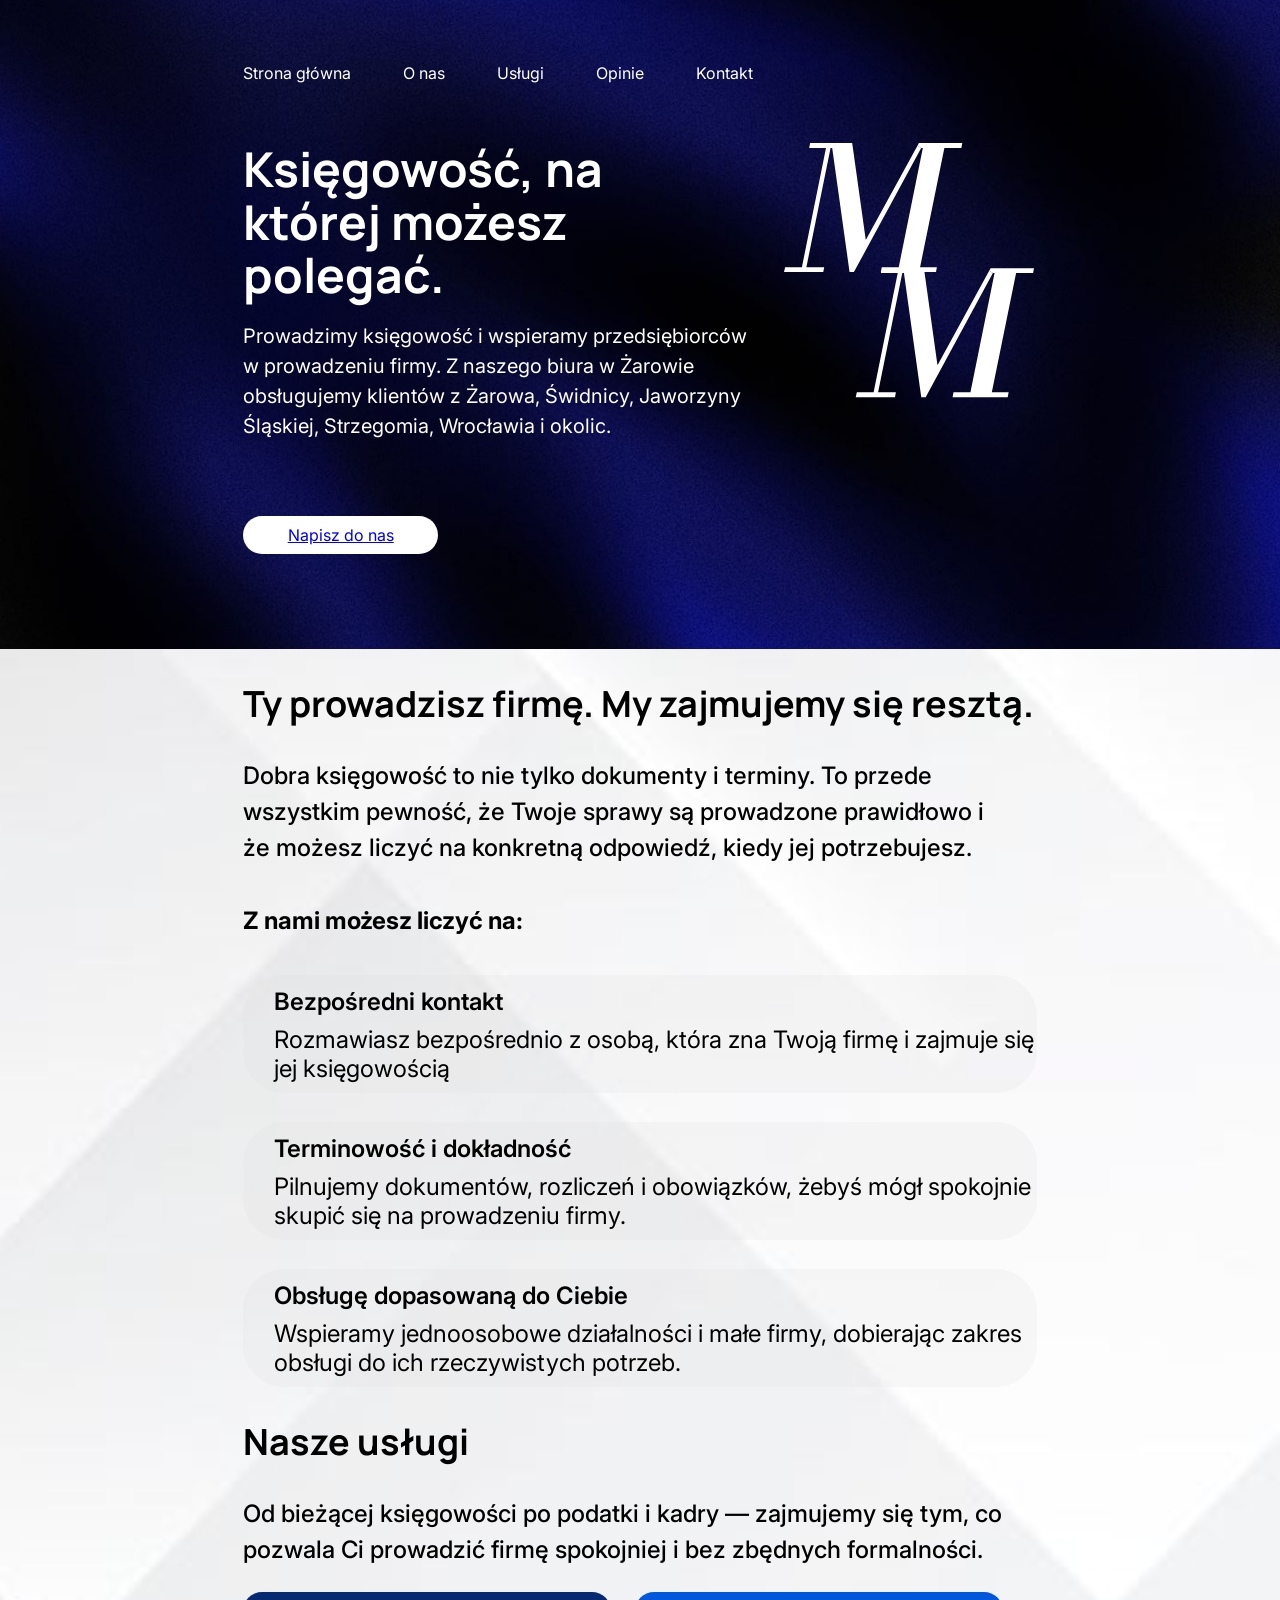
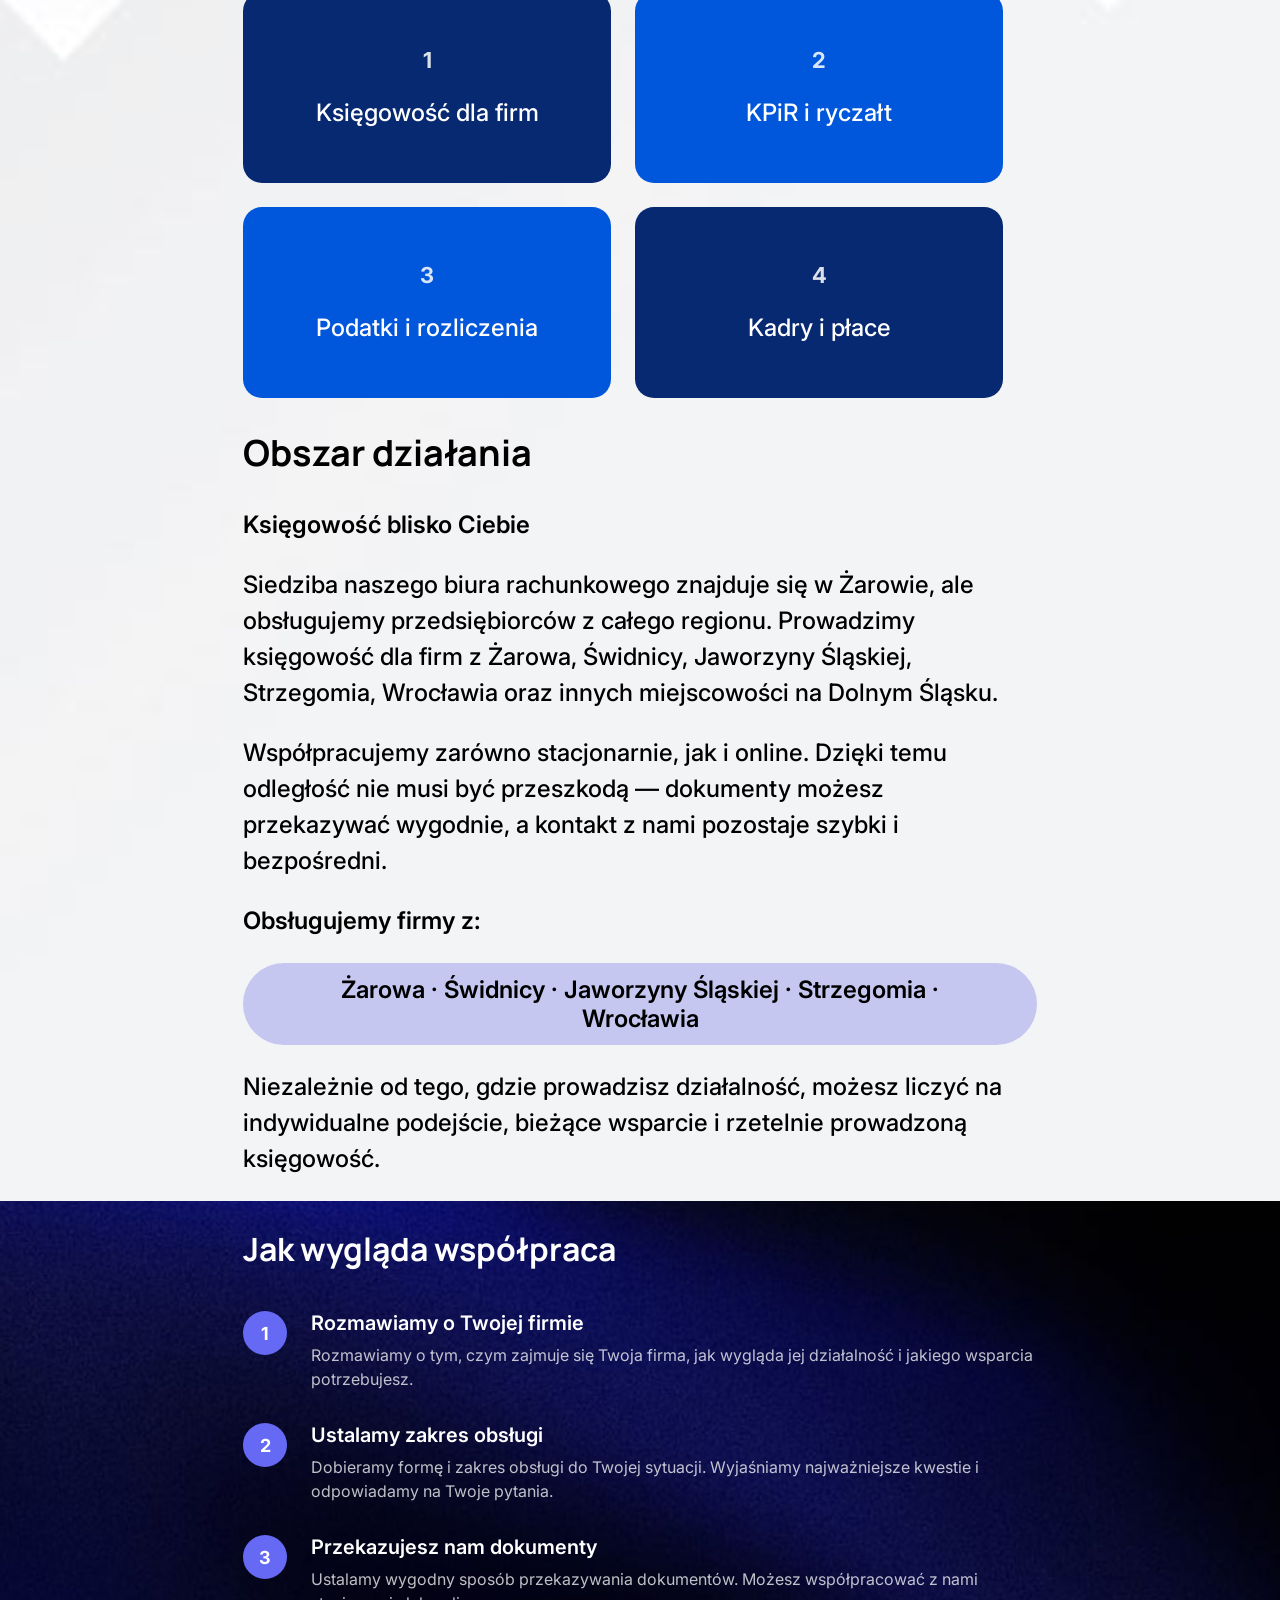
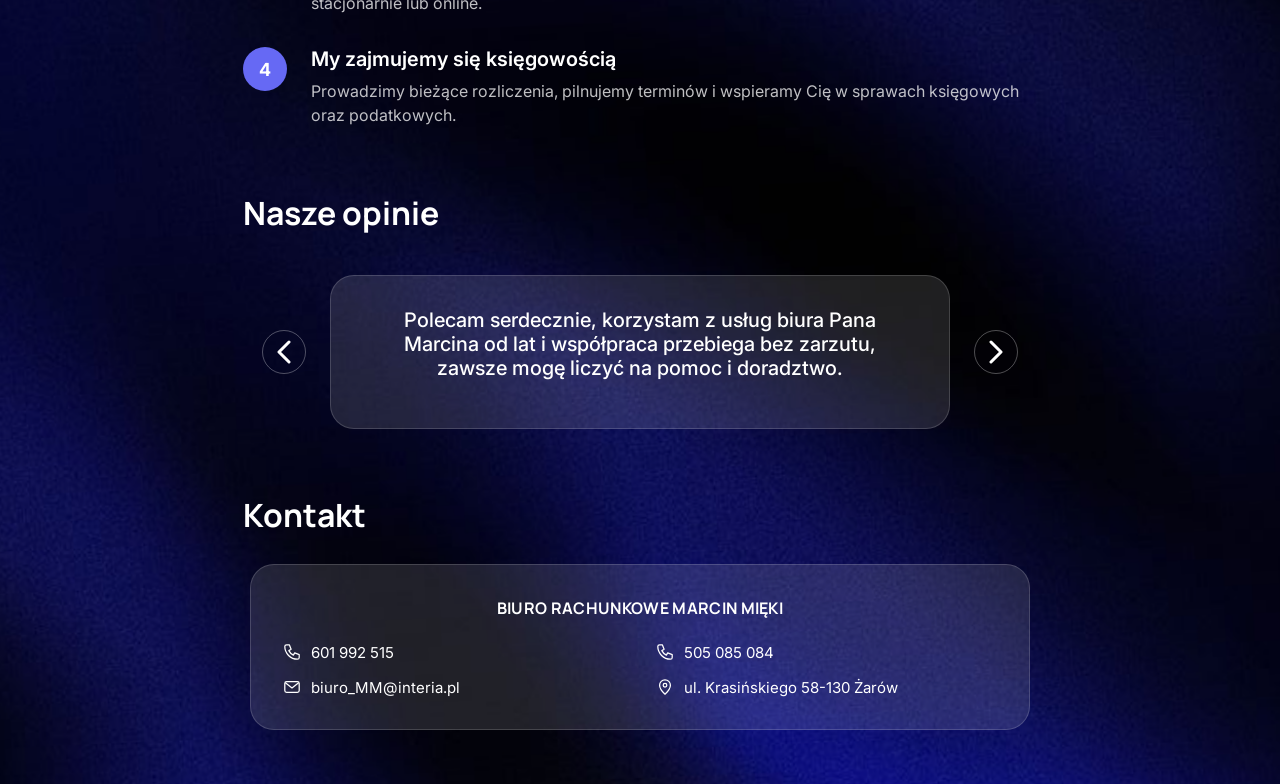
<file: index.html>
<!DOCTYPE html>
<html lang="pl">
<head>
<link rel="preconnect" href="https://fonts.googleapis.com">
<link rel="preconnect" href="https://fonts.gstatic.com" crossorigin>
<link href="https://fonts.googleapis.com/css2?family=Inter:wght@400;500;600;700&family=Manrope:wght@600;700&display=swap" rel="stylesheet">
<meta charset="UTF-8">
<meta name="viewport" content="width=device-width, initial-scale=1.0">
<title>Biuro Rachunkowe Marcin Mięki — Księgowość, na której możesz polegać</title>
<meta name="description" content="Biuro rachunkowe w Żarowie. Obsługujemy firmy z Żarowa, Świdnicy, Jaworzyny Śląskiej, Strzegomia, Wrocławia i okolic — stacjonarnie i online.">
<link rel="stylesheet" href="style.css">
</head>
<body>

<div class="heroImage">
  <div class="shell">
    <div class="navbar">
      <nav class="navText">
        <a href="#top">Strona główna</a>
        <a href="#o-nas">O nas</a>
        <a href="#uslugi">Usługi</a>
        <a href="#opinie">Opinie</a>
        <a href="#kontakt">Kontakt</a>
      </nav>
    </div>

    <div class="hero">
      <div>
        <h1>Księgowość, na której możesz polegać.</h1>
        <h3>Prowadzimy księgowość i wspieramy przedsiębiorców w prowadzeniu firmy. Z naszego biura w Żarowie obsługujemy klientów z Żarowa, Świdnicy, Jaworzyny Śląskiej, Strzegomia, Wrocławia i okolic.</h3>
        <button class="napiszButton"><a href="#kontakt">Napisz do nas</a></button>
      </div>
      <img class="logoImage" src="LOGO.svg" alt="mm">
    </div>
  </div>
</div>

<div class="mainBG" id="o-nas">
  <div class="shell">
    <h2>Ty prowadzisz firmę. My zajmujemy się resztą.</h2>
    <p class="dobraK">Dobra księgowość to nie tylko dokumenty i terminy. To przede wszystkim pewność, że Twoje sprawy są prowadzone prawidłowo i że możesz liczyć na konkretną odpowiedź, kiedy jej potrzebujesz.</p>

    <h5>Z nami możesz liczyć na:</h5>

    <ul>
      <li class="listFirma">
        <h4 style="font-weight: 600">Bezpośredni kontakt</h4>
        <p class="wyp">Rozmawiasz bezpośrednio z osobą, która zna Twoją firmę i zajmuje się jej księgowością</p>
      </li>
      <li class="listFirma">
        <h4 style="font-weight: 600">Terminowość i dokładność</h4>
        <p class="wyp">Pilnujemy dokumentów, rozliczeń i obowiązków, żebyś mógł spokojnie skupić się na prowadzeniu firmy.</p>
      </li>
      <li class="listFirma">
        <h4 style="font-weight: 600">Obsługę dopasowaną do Ciebie</h4>
        <p class="wyp">Wspieramy jednoosobowe działalności i małe firmy, dobierając zakres obsługi do ich rzeczywistych potrzeb.</p>
      </li>
    </ul>

    <h2 id="uslugi">Nasze usługi</h2>
    <p class="dobraK">Od bieżącej księgowości po podatki i kadry — zajmujemy się tym, co pozwala Ci prowadzić firmę spokojniej i bez zbędnych formalności.</p>

    <div class="uslugiGrid">
  <div class="uBox"><span>1</span><p>Księgowość dla firm</p></div>
  <div class="uBox2"><span>2</span><p>KPiR i ryczałt</p></div>
  <div class="uBox2"><span>3</span><p>Podatki i rozliczenia</p></div>
  <div class="uBox"><span>4</span><p>Kadry i płace</p></div>
  </div>

    <h2>Obszar działania</h2>
    <p class="dobraK" style="font-weight: 600">Księgowość blisko Ciebie</p>
    <p class="dobraK">Siedziba naszego biura rachunkowego znajduje się w Żarowie, ale obsługujemy przedsiębiorców z całego regionu. Prowadzimy księgowość dla firm z Żarowa, Świdnicy, Jaworzyny Śląskiej, Strzegomia, Wrocławia oraz innych miejscowości na Dolnym Śląsku.</p>
    <p class="dobraK">Współpracujemy zarówno stacjonarnie, jak i online. Dzięki temu odległość nie musi być przeszkodą — dokumenty możesz przekazywać wygodnie, a kontakt z nami pozostaje szybki i bezpośredni.</p>

    <p class="dobraK" style="font-weight: 600">Obsługujemy firmy z:</p>
    <p class="obszarD">Żarowa · Świdnicy · Jaworzyny Śląskiej · Strzegomia · Wrocławia</p>
    <p class="dobraK">Niezależnie od tego, gdzie prowadzisz działalność, możesz liczyć na indywidualne podejście, bieżące wsparcie i rzetelnie prowadzoną księgowość.</p>
  </div>
</div>

<div class="WSPBG">
  <div class="shell">
    <h2 class="heading2">Jak wygląda współpraca</h2>

    <ol class="wspList">
      <li class="wspItem">
        <span class="wspNum">1</span>
        <div class="wspText">
          <h3 class="wspTitle">Rozmawiamy o Twojej firmie</h3>
          <p class="wspOpis">Rozmawiamy o tym, czym zajmuje się Twoja firma, jak wygląda jej działalność i jakiego wsparcia potrzebujesz.</p>
        </div>
      </li>
      <li class="wspItem">
        <span class="wspNum">2</span>
        <div class="wspText">
          <h3 class="wspTitle">Ustalamy zakres obsługi</h3>
          <p class="wspOpis">Dobieramy formę i zakres obsługi do Twojej sytuacji. Wyjaśniamy najważniejsze kwestie i odpowiadamy na Twoje pytania.</p>
        </div>
      </li>
      <li class="wspItem">
        <span class="wspNum">3</span>
        <div class="wspText">
          <h3 class="wspTitle">Przekazujesz nam dokumenty</h3>
          <p class="wspOpis">Ustalamy wygodny sposób przekazywania dokumentów. Możesz współpracować z nami stacjonarnie lub online.</p>
        </div>
      </li>
      <li class="wspItem">
        <span class="wspNum">4</span>
        <div class="wspText">
          <h3 class="wspTitle">My zajmujemy się księgowością</h3>
          <p class="wspOpis">Prowadzimy bieżące rozliczenia, pilnujemy terminów i wspieramy Cię w sprawach księgowych oraz podatkowych.</p>
        </div>
      </li>
    </ol>

    <h2 class="heading2" id="opinie">Nasze opinie</h2>

    <div class="opinieRow">
      <button class="arrowBtn" id="prevBtn" aria-label="Poprzednia opinia">
        <svg width="14" height="24" viewBox="0 0 14 24" fill="none">
          <path d="M12 2L2 12L12 22" stroke="white" stroke-width="3" stroke-linecap="round" stroke-linejoin="round"/>
        </svg>
      </button>

      <div class="opinieCard">
        <div class="opinieTrack" id="opinieTrack">
          <div class="opinieSlide">
            <p class="opinieTekst">Polecam serdecznie, korzystam z usług biura Pana Marcina od lat i współpraca przebiega bez zarzutu, zawsze mogę liczyć na pomoc i doradztwo.</p>
          </div>
          <div class="opinieSlide">
            <p class="opinieTekst">Korzystam od lat i nigdy się nie zawiodłam.
Przede wszystkim uczciwy.</p>
          </div>
          <div class="opinieSlide">
            <p class="opinieTekst">Zawsze solidnie i na czas. Polecam!</p>
          </div>
          <div class="opinieSlide">
            <p class="opinieTekst">Wszystko załatwione bez problemu 👍👍👍Polecam</p>
          </div>
          <div class="opinieSlide">
            <p class="opinieTekst">Profesjonalna obsługa księgowa. Polecam</p>
          </div>
          <div class="opinieSlide">
            <p class="opinieTekst">Polecam.</p>
          </div>
         
        </div>
      </div>

      <button class="arrowBtn" id="nextBtn" aria-label="Następna opinia">
        <svg width="14" height="24" viewBox="0 0 14 24" fill="none">
          <path d="M2 2L12 12L2 22" stroke="white" stroke-width="3" stroke-linecap="round" stroke-linejoin="round"/>
        </svg>
      </button>
    </div>
     <h2 class="heading2" id="kontakt">Kontakt</h2>
    <div class="kontaktCard">
      <p class="kontaktNazwa">BIURO RACHUNKOWE MARCIN MIĘKI</p>
      <div class="kontaktGrid">
        <a class="kontaktLinia" href="tel:601992515">
          <svg width="18" height="18" viewBox="0 0 20 20" fill="none"><path d="M4 2h3l2 5-2.5 1.5a11 11 0 0 0 5 5L13 11l5 2v3c0 1.1-.9 2-2 2C8.5 18 2 11.5 2 4c0-1.1.9-2 2-2Z" stroke="white" stroke-width="1.4" stroke-linejoin="round"/></svg>
          <span>601 992 515</span>
        </a>
        <a class="kontaktLinia" href="tel:505085084">
          <svg width="18" height="18" viewBox="0 0 20 20" fill="none"><path d="M4 2h3l2 5-2.5 1.5a11 11 0 0 0 5 5L13 11l5 2v3c0 1.1-.9 2-2 2C8.5 18 2 11.5 2 4c0-1.1.9-2 2-2Z" stroke="white" stroke-width="1.4" stroke-linejoin="round"/></svg>
          <span>505 085 084</span>
        </a>
        <a class="kontaktLinia" href="mailto:biuro_MM@interia.pl">
          <svg width="18" height="18" viewBox="0 0 20 20" fill="none"><rect x="2" y="4" width="16" height="12" rx="2" stroke="white" stroke-width="1.4"/><path d="M3 5.5 10 11l7-5.5" stroke="white" stroke-width="1.4" stroke-linecap="round" stroke-linejoin="round"/></svg>
          <span>biuro_MM@interia.pl</span>
        </a>
        <p class="kontaktLinia">
          <svg width="18" height="18" viewBox="0 0 20 20" fill="none"><path d="M10 18s6-5.5 6-10a6 6 0 0 0-12 0c0 4.5 6 10 6 10Z" stroke="white" stroke-width="1.4" stroke-linejoin="round"/><circle cx="10" cy="8" r="2" stroke="white" stroke-width="1.4"/></svg>
          <span>ul. Krasińskiego 58-130 Żarów</span>
        </p>
       
  </div>
 
</div>
  <br>
        <br>
        <br>
</div>

</div>

<script>
  const track = document.getElementById('opinieTrack');
  const slides = track.children;
  const total = slides.length;
  let current = 0;

  function goTo(index) {
    current = (index + total) % total;
    track.style.transform = `translateX(-${current * 100}%)`;
  }

  document.getElementById('nextBtn').addEventListener('click', () => goTo(current + 1));
  document.getElementById('prevBtn').addEventListener('click', () => goTo(current - 1));
</script>
</body>
</html>
</file>
<file: style.css>
/* @font-face {
  font-family: "Inter";
  src: url("../fonts/inter-latin-ext-400-normal.woff2") format("woff2");
  font-weight: 400;
  font-style: normal;
  font-display: swap;
  unicode-range: U+0100-024F, U+0259, U+1E00-1EFF, U+2020, U+20A0-20AB, U+20AD-20CF, U+2113, U+2C60-2C7F, U+A720-A7FF;
} */
/* @font-face {
  font-family: "Inter";
  src: url("fonts/inter-latin-400-normal.woff2") format("woff2");
  font-weight: 400;
  font-style: normal;
  font-display: swap;
} */
/* @font-face {
  font-family: "Inter";
  src: url("../fonts/inter-latin-ext-500-normal.woff2") format("woff2");
  font-weight: 500;
  font-style: normal;
  font-display: swap;
  unicode-range: U+0100-024F, U+0259, U+1E00-1EFF, U+2020, U+20A0-20AB, U+20AD-20CF, U+2113, U+2C60-2C7F, U+A720-A7FF;
} */
/* @font-face {
  font-family: "Inter";
  src: url("../fonts/inter-latin-500-normal.woff2") format("woff2");
  font-weight: 500;
  font-style: normal;
  font-display: swap;
} */
/* @font-face {
  font-family: "Inter";
  src: url("../fonts/inter-latin-ext-600-normal.woff2") format("woff2");
  font-weight: 600;
  font-style: normal;
  font-display: swap;
  unicode-range: U+0100-024F, U+0259, U+1E00-1EFF, U+2020, U+20A0-20AB, U+20AD-20CF, U+2113, U+2C60-2C7F, U+A720-A7FF;
} */
/* @font-face {
  font-family: "Inter";
  src: url("../fonts/inter-latin-600-normal.woff2") format("woff2");
  font-weight: 600;
  font-style: normal;
  font-display: swap;
} */
/* @font-face {
  font-family: "Inter";
  src: url("../fonts/inter-latin-ext-700-normal.woff2") format("woff2");
  font-weight: 700;
  font-style: normal;
  font-display: swap;
  unicode-range: U+0100-024F, U+0259, U+1E00-1EFF, U+2020, U+20A0-20AB, U+20AD-20CF, U+2113, U+2C60-2C7F, U+A720-A7FF;
} */
/* @font-face {
  font-family: "Inter";
  src: url("../fonts/inter-latin-700-normal.woff2") format("woff2");
  font-weight: 700;
  font-style: normal;
  font-display: swap;
} */
/* @font-face {
  font-family: "Manrope";
  src: url("../fonts/manrope-latin-ext-600-normal.woff2") format("woff2");
  font-weight: 600;
  font-style: normal;
  font-display: swap;
  unicode-range: U+0100-024F, U+0259, U+1E00-1EFF, U+2020, U+20A0-20AB, U+20AD-20CF, U+2113, U+2C60-2C7F, U+A720-A7FF;
} */
/* @font-face {
  font-family: "Manrope";
  src: url("../fonts/manrope-latin-600-normal.woff2") format("woff2");
  font-weight: 600;
  font-style: normal;
  font-display: swap;
}
@font-face {
  font-family: "Manrope";
  src: url("../fonts/manrope-latin-ext-700-normal.woff2") format("woff2");
  font-weight: 700;
  font-style: normal;
  font-display: swap;
  unicode-range: U+0100-024F, U+0259, U+1E00-1EFF, U+2020, U+20A0-20AB, U+20AD-20CF, U+2113, U+2C60-2C7F, U+A720-A7FF;
}
@font-face {
  font-family: "Manrope";
  src: url("../fonts/manrope-latin-700-normal.woff2") format("woff2");
  font-weight: 700;
  font-style: normal;
  font-display: swap;
} */

* { box-sizing: border-box; }

html, body {
  margin: 0;
  padding: 0;
  overflow-x: hidden;
}

h1 {
  font-family: "Manrope";
  font-weight: 700;
  font-size: clamp(32px, 5vw, 48px);
  line-height: 1.1;
  max-width: 620px;
  margin-top: 60px;
  margin-bottom: 19px;
  color: #FFF;
}

h2 {
  color: #000;
  font-family: "Manrope";
  font-size: clamp(26px, 3.4vw, 36px);
  font-weight: 700;
  line-height: normal;
}

h3 {
  font-family: "Inter";
  font-size: 20px;
  font-weight: 400;
  line-height: 1.5;
  max-width: 560px;
  color: #FFF;
}

h4 {
  color: #000;
  font-family: "Inter";
  font-size: 24px;
  font-weight: 400;
  line-height: normal;
  padding: 12px 0 0 31px;
  margin: 0 0 9px;
}

h5 {
  color: #000;
  font-family: "Inter";
  font-size: 24px;
  font-weight: 700;
  line-height: normal;
}

.dobraK {
  color: #000;
  font-family: "Inter";
  font-size: 24px;
  font-weight: 500;
  line-height: 1.5;
  max-width: 760px;
}

.wyp {
  color: #000;
  font-family: "Inter";
  font-size: 24px;
  font-weight: 400;
  line-height: normal;
  padding: 0 0 10px 31px;
  margin: 0 0 9px;
}

ul, ol {
  list-style-type: none;
  padding: 0;
  margin: 0;
}

/* ---------- Layout shell ---------- */
.shell {
  width: 100%;
  max-width: 1440px;
  margin-inline: auto;
  padding-inline: clamp(20px, 19vw, 276px);
  box-sizing: border-box;
}

@media (max-width: 1200px) {
  .shell { padding-inline: 80px; }
}

@media (max-width: 760px) {
  .shell { padding-inline: 20px; }
}

/* ---------- Navbar ---------- */
.navbar {
  display: flex;
  margin-top: 63px;
  color: #FFF;
}

nav {
  display: flex;
  gap: 52px;
  flex-wrap: wrap;
}

.navText {
  color: #FFF;
  font-family: "Inter";
  font-size: 16px;
  font-weight: 400;
  line-height: normal;
}

.navText a {
  color: inherit;
  text-decoration: none;
}

/* ---------- Hero ---------- */
.heroImage {
  width: 100%;
  background-image: url(pobrane.png);
  background-size: cover;
  background-position: center;
  background-repeat: no-repeat;
  display: flex;
  max-height: fit-content;
}

.hero {
  display: flex;
  flex-wrap:nowrap;
  gap: 32px;
  justify-content: space-between;
  align-items: flex-start;
  
}

.napiszButton {
  margin-top: 55px;
  margin-bottom: 95px;
  width: 195px;
  height: 38px;
  border-radius: 58px;
  background: #FFF;
  border: none;
  cursor: pointer;
  font-family: "Inter";
  font-size: 16px;
  font-weight: 400;
  line-height: normal;
}

.logoImage {
  width: clamp(140px, 20vw, 292px);
  height: auto;
  aspect-ratio: 292 / 291;
  margin-top: 60px;
}

/* ---------- O nas ---------- */
.mainBG {
  min-height: 100vh;
  width: 100%;
  background-image: url(mainBG.jpg);
  background-size: cover;
  background-position: center;
  background-repeat: no-repeat;
  display: flex;
}

.listFirma {
  border-radius: 41px;
  background: rgba(217, 217, 217, 0.20);
  margin-bottom: 29px;
}

/* ---------- Usługi ---------- */
.uslugiGrid {
  display: grid;
  grid-template-columns: 1fr 1fr;  /* exactly 2 columns */
  gap: 24px;
  margin-top: 24px;
  max-width: 760px;
}

@media (max-width: 560px) {
  .uslugiGrid {
    grid-template-columns: 1fr;  /* stack on mobile */
  }
}

.uBox {
  background-color: #072971;
  min-height: 191px;
  border-radius: 19px;
  padding: 24px;
  display: flex;
  flex-direction: column;
  align-items: center;
  justify-content: center;
  gap: 24px;
  text-align: center;
  color: #FFF;
  font-family: "Inter";
}
.uBox2 {
  background-color: #0057DB;
  min-height: 191px;
  border-radius: 19px;
  padding: 24px;
  display: flex;
  flex-direction: column;
  align-items: center;
  justify-content: center;
  gap: 24px;
  text-align: center;
  color: #FFF;
  font-family: "Inter";
}
.uBox span {
  font-weight: 700;
  font-size: 22px;
  opacity: 0.85;
}
.uBox2 span {
  font-weight: 700;
  font-size: 22px;
  opacity: 0.85;
}

.uBox p {
  font-size: 24px;
  font-weight: 500;
  margin: 0;
  line-height: 1.3;
}
.uBox2 p {
  font-size: 24px;
  font-weight: 500;
  margin: 0;
  line-height: 1.3;
}
/* ---------- Obszar działania ---------- */
.obszarD {
  width: fit-content;
  max-width: 809px;
  min-height: 82px;
  border-radius: 43px;
  background: rgba(14, 23, 212, 0.20);
  display: flex;
  align-items: center;
  justify-content: center;
  padding-inline: clamp(20px, 4vw, 48px);
  color: #000;
  text-align: center;
  font-family: "Inter";
  font-size: clamp(16px, 2vw, 24px);
  font-weight: 600;
  line-height: normal;
}

/* ---------- Jak wygląda współpraca ---------- */
.WSPBG {
  min-height: 100vh;
  width: 100%;
  background-image: url(pobrane.png);
  background-size: cover;
  background-position: center;
  background-repeat: no-repeat;
  display: flex;
}

.heading2 {
  color: #FFF;
  font-family: "Manrope";
  font-size: clamp(24px, 3vw, 32px);
  font-weight: 700;
  line-height: normal;
}

.wspList {
  display: flex;
  flex-direction: column;
  gap: 32px;
  margin: 40px 0 64px;
}

.wspItem {
  display: flex;
  align-items: flex-start;
  gap: 24px;
}

.wspNum {
  flex-shrink: 0;
  width: 44px;
  height: 44px;
  border-radius: 50%;
  background: #6669F4;
  color: #FFF;
  font-family: "Inter";
  font-weight: 700;
  font-size: 18px;
  display: flex;
  align-items: center;
  justify-content: center;
}

.wspTitle {
  color: #FFF;
  font-family: "Inter";
  font-size: 20px;
  font-weight: 600;
  line-height: normal;
  margin: 0 0 8px;
}

.wspOpis {
  color: rgba(255, 255, 255, 0.75);
  font-family: "Inter";
  font-size: 16px;
  font-weight: 400;
  line-height: 1.5;
  margin: 0;
}

/* ---------- Opinie ---------- */

.opinieRow {
  display: flex;
  align-items: center;
  justify-content: center;
  gap: 24px;
  width: 100%;
  margin: 40px auto 64px;
}

.arrowBtn {
  flex-shrink: 0;
  width: 44px;
  height: 44px;
  border-radius: 50%;
  border: 1px solid rgba(255, 255, 255, 0.3);
  background: transparent;
  display: flex;
  align-items: center;
  justify-content: center;
  cursor: pointer;
}

.opinieCard {
  flex: 0 1 620px;
  width: 620px;
  max-width: 620px;
  background: rgba(217, 217, 217, 0.14);
  border: 1px solid rgba(255, 255, 255, 0.16);
  border-radius: 24px;
  overflow: hidden;
}

.opinieTrack {
  display: flex;
  transition: transform 0.4s ease;
}

.opinieSlide {
  flex: 0 0 100%;
  padding: 32px clamp(20px, 5vw, 56px);
  text-align: center;
}

.opinieTekst {
  color: #FFF;
  font-family: "Inter";
  font-size: 20px;
  font-weight: 500;
  margin: 0 0 16px;
}

.opinieAutor {
  color: rgba(255, 255, 255, 0.7);
  font-family: "Inter";
  font-size: 16px;
  margin: 0;
}


/* ---------- Kontakt / Footer ---------- */
.kontaktCard {
  width: 100%;
  max-width: 780px;
  margin: 0 auto;
  background: rgba(217, 217, 217, 0.14);
  border: 1px solid rgba(255, 255, 255, 0.16);
  border-radius: 24px;
  padding: clamp(20px, 4vw, 32px);
}

.kontaktNazwa {
  color: #FFF;
  font-family: "Manrope";
  font-weight: 700;
  font-size: 16px;
  text-align: center;
  letter-spacing: 0.02em;
  margin: 0 0 24px;
}

.kontaktGrid {
  display: grid;
  grid-template-columns: 1fr 1fr;
  gap: 16px 32px;
}

.kontaktLinia {
  display: flex;
  align-items: center;
  gap: 10px;
  color: #FFF;
  font-family: "Inter";
  font-size: 15px;
  margin: 0;
  text-decoration: none;
}

.kontaktLinia svg {
  flex-shrink: 0;
}

a.kontaktLinia:hover {
  opacity: 0.8;
}


/* ---------- Responsive ---------- */
@media (max-width: 700px) {
  .opinieRow {
    gap: 12px;
  }

  .opinieCard {
    width: auto;
    max-width: 620px;
  }

  .arrowBtn {
    width: 36px;
    height: 36px;
  }
}

@media (max-width: 560px) {
  .kontaktGrid {
    grid-template-columns: 1fr;
  }

  .wspItem {
    gap: 16px;
  }

  .wspNum {
    width: 36px;
    height: 36px;
    font-size: 16px;
  }
}
</file>
